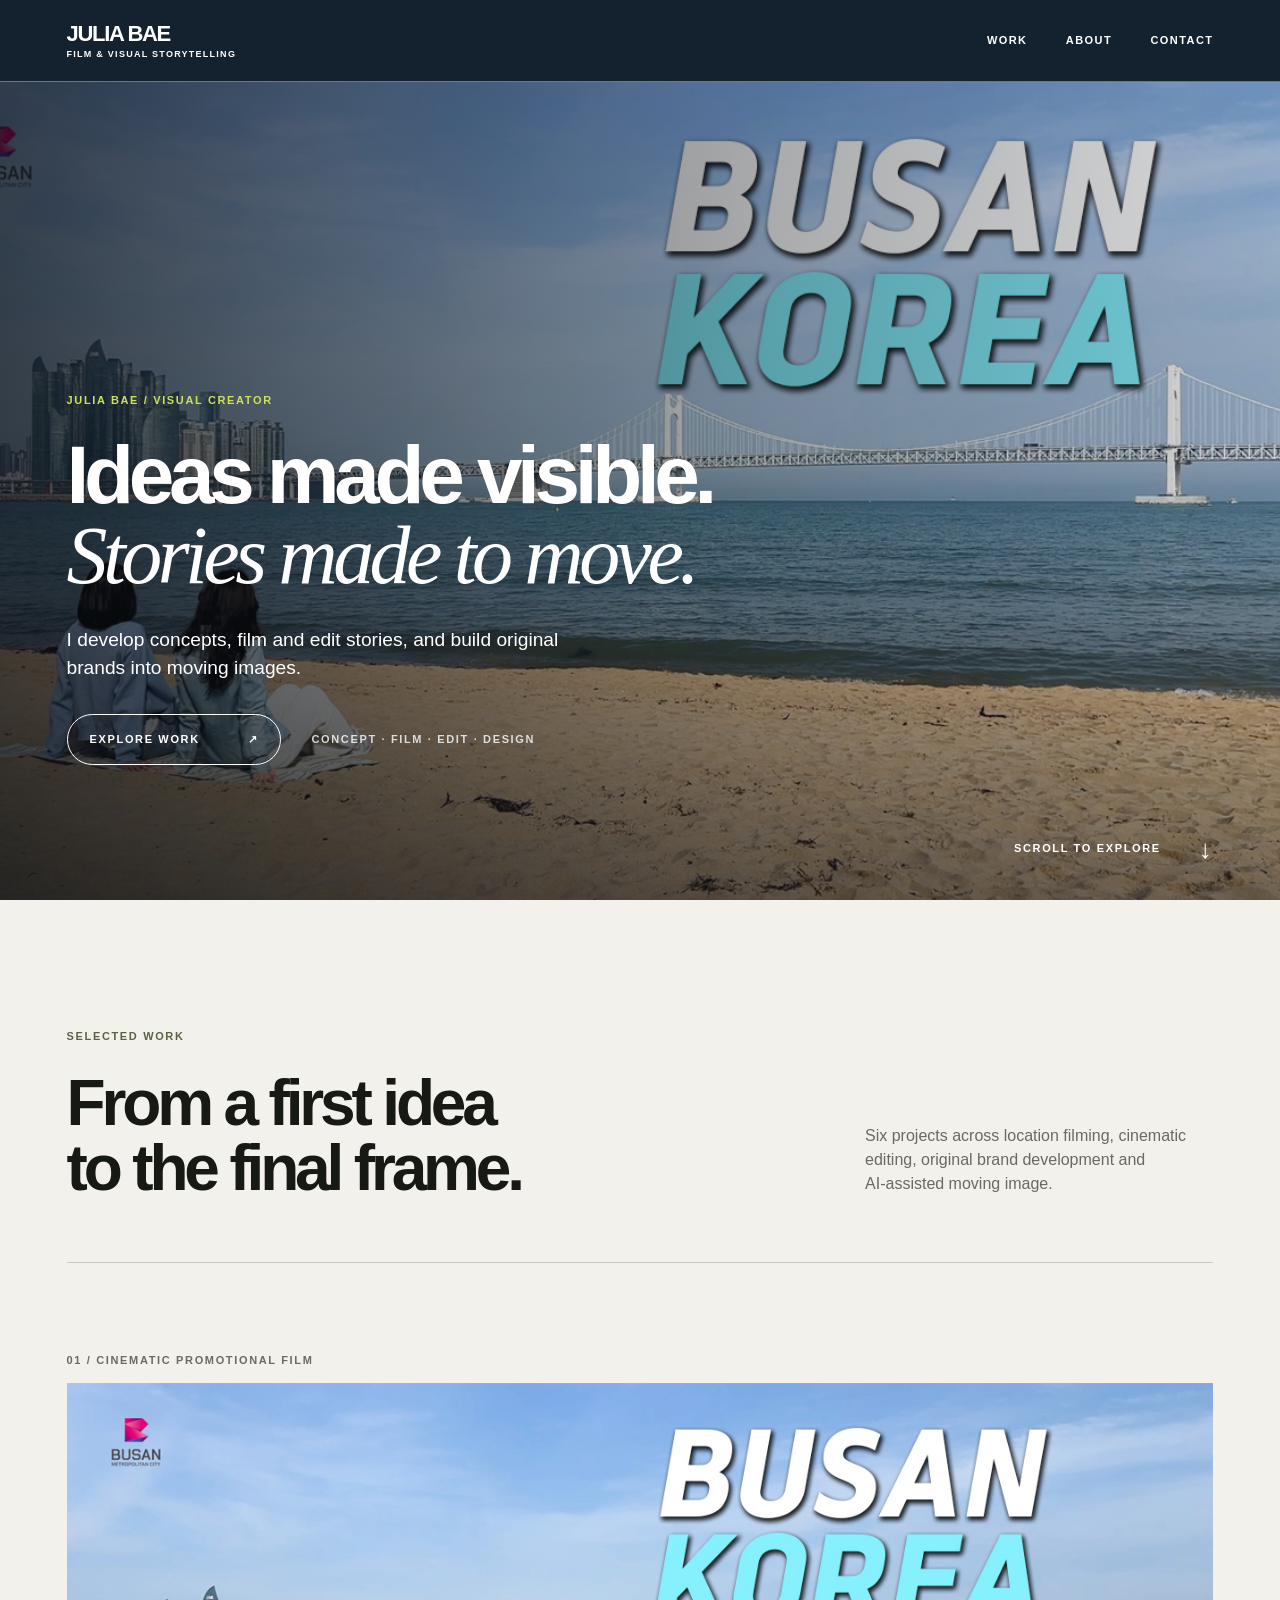
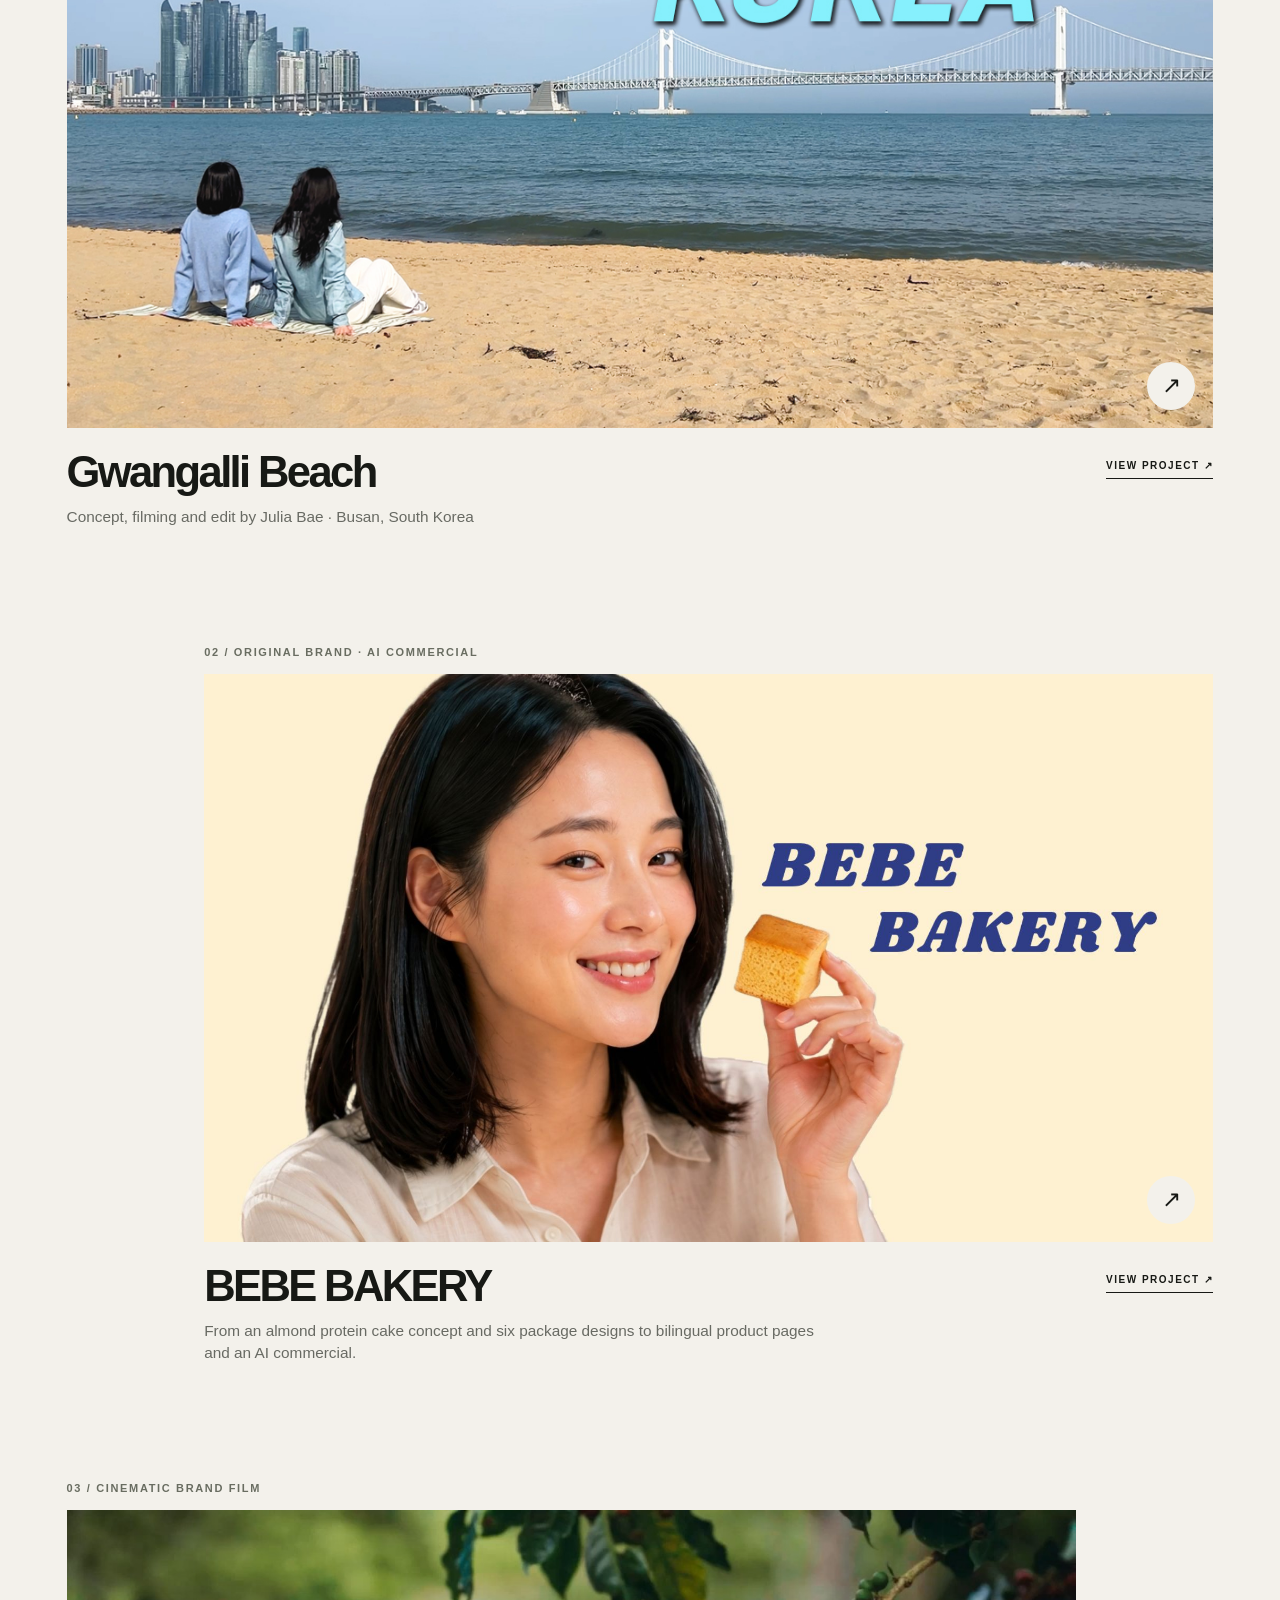
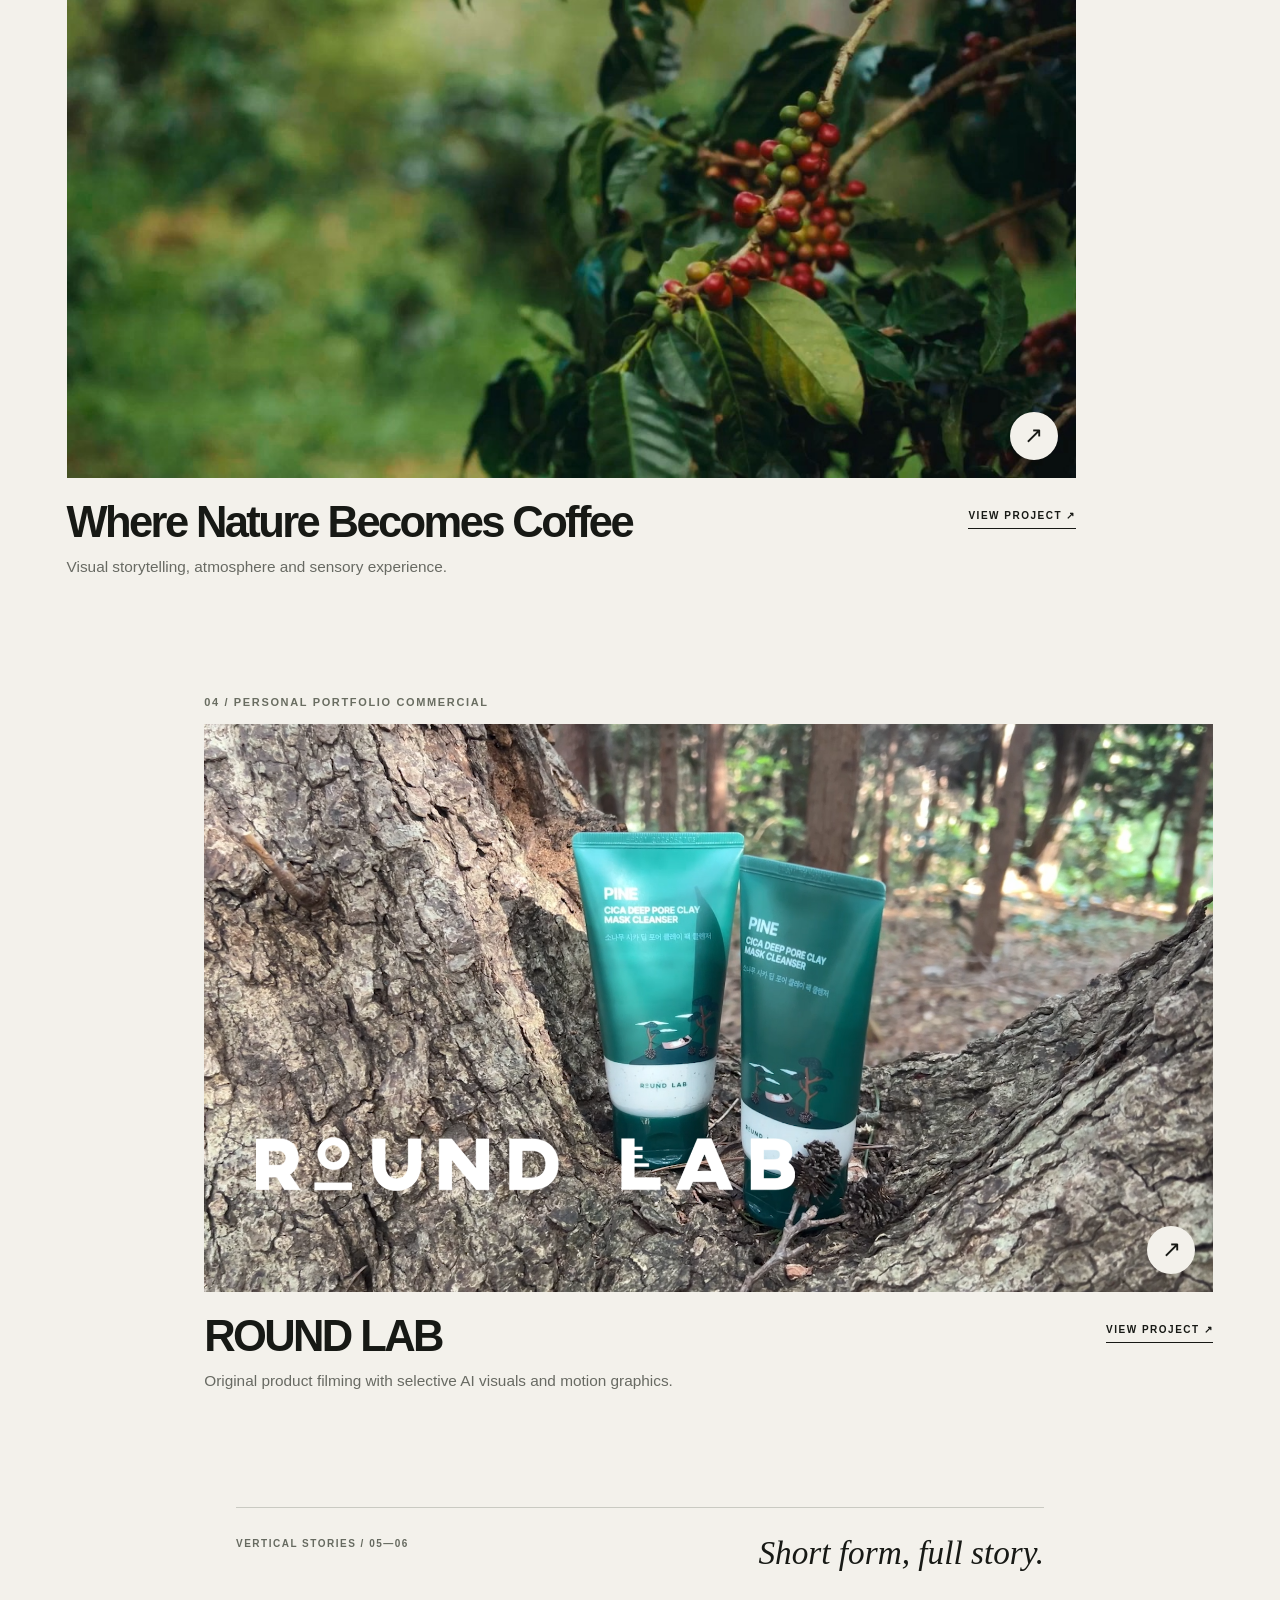
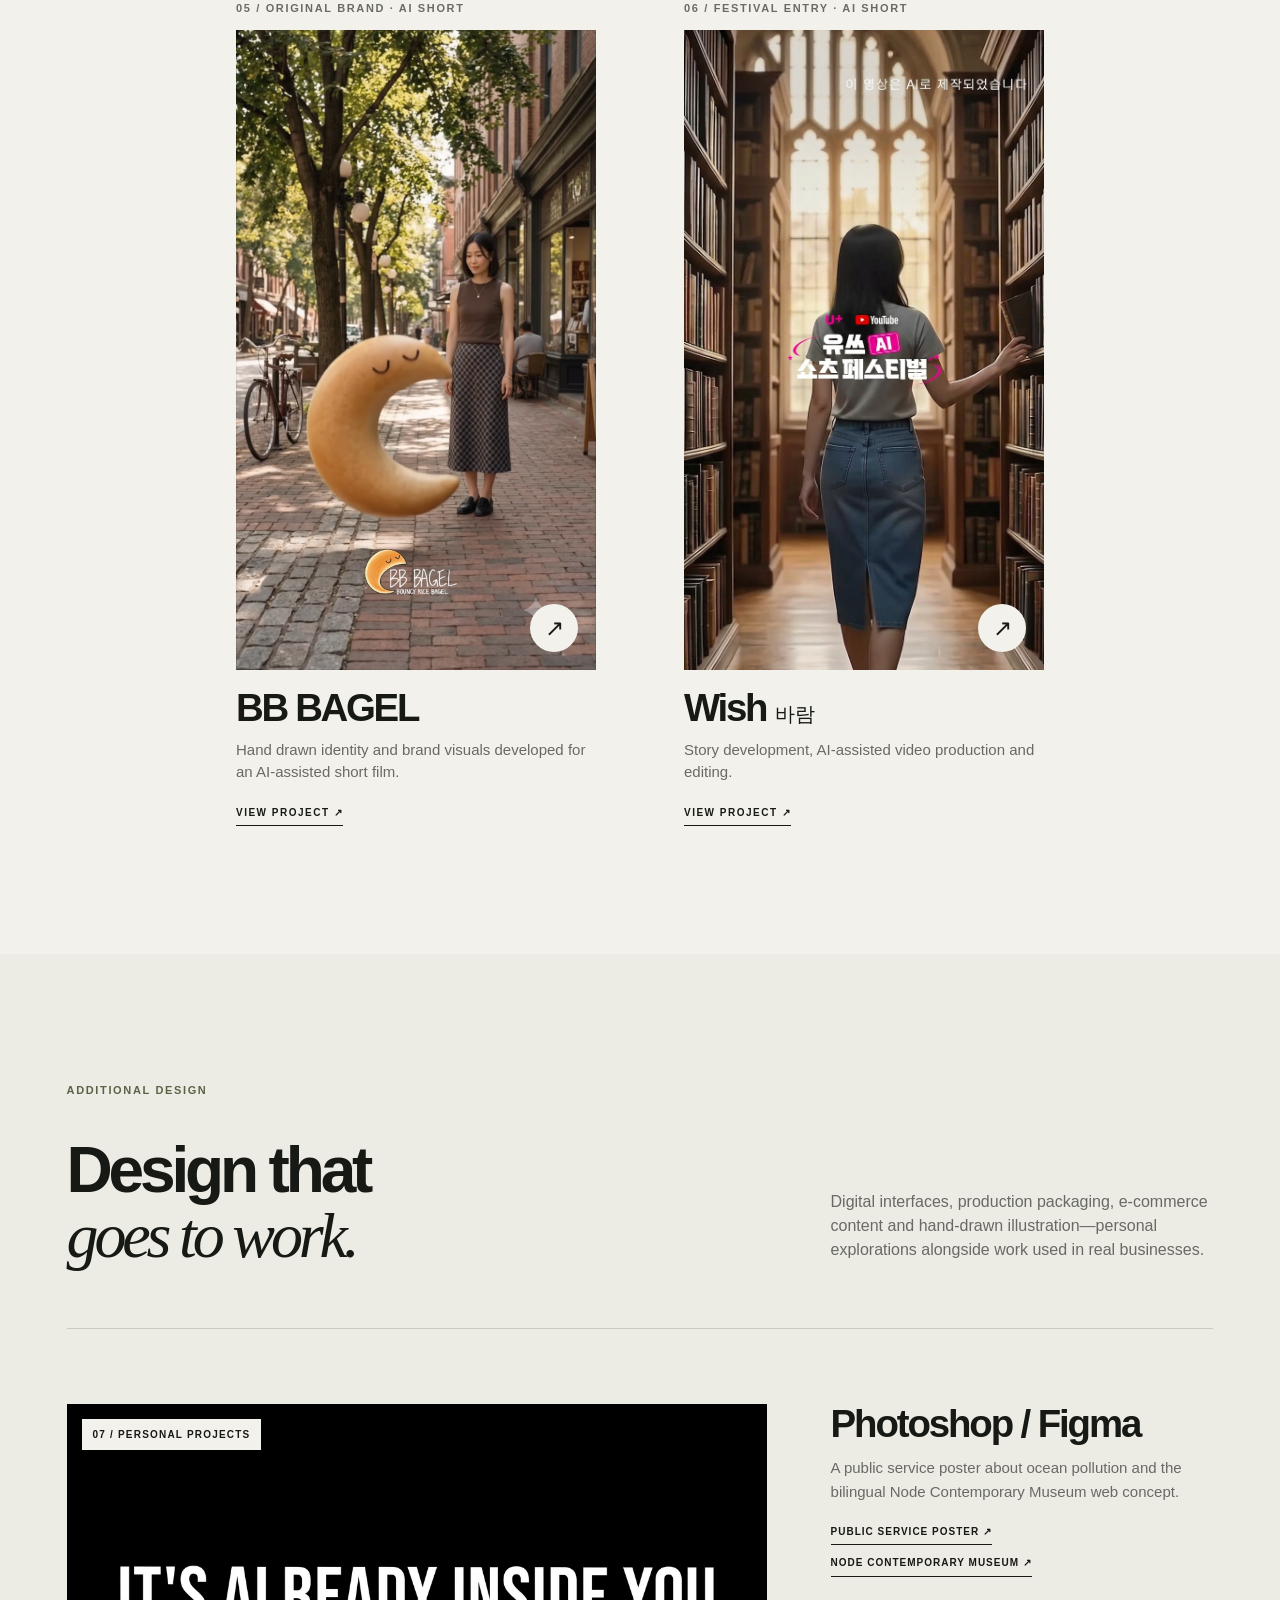
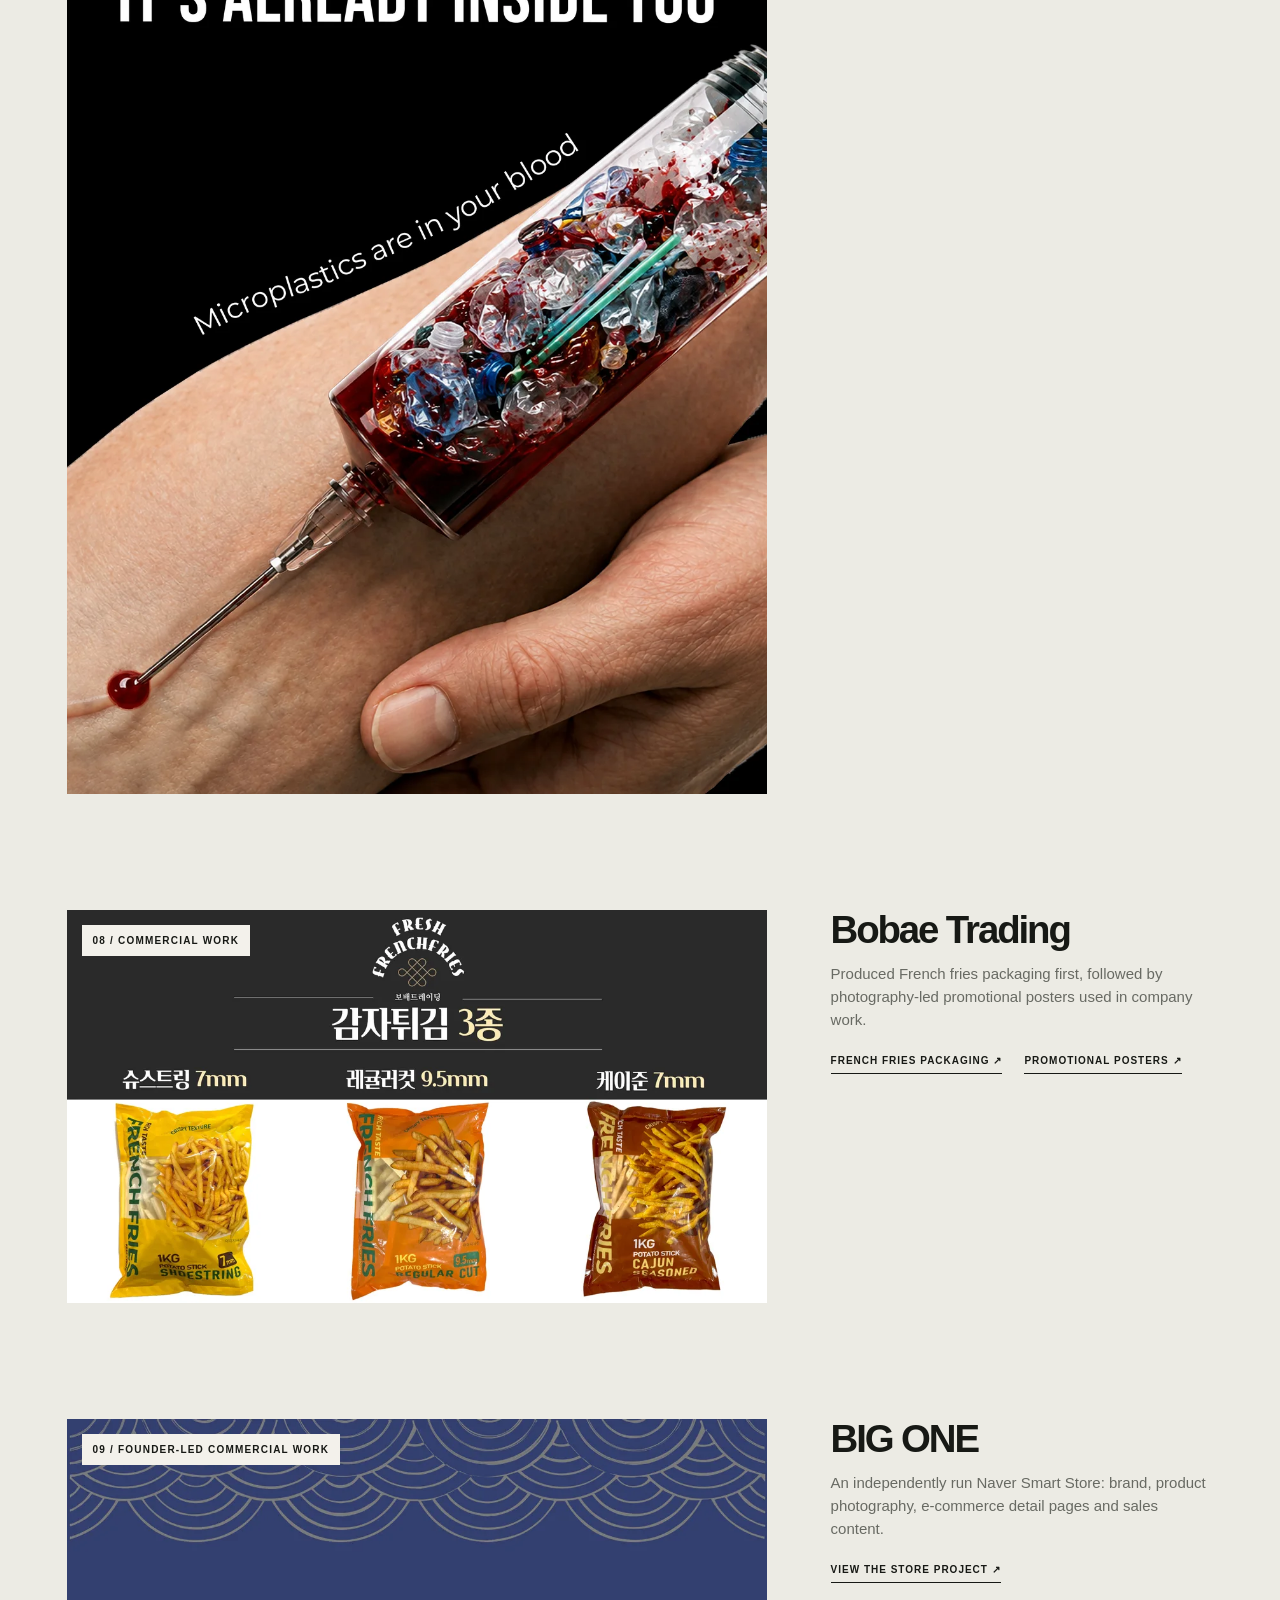
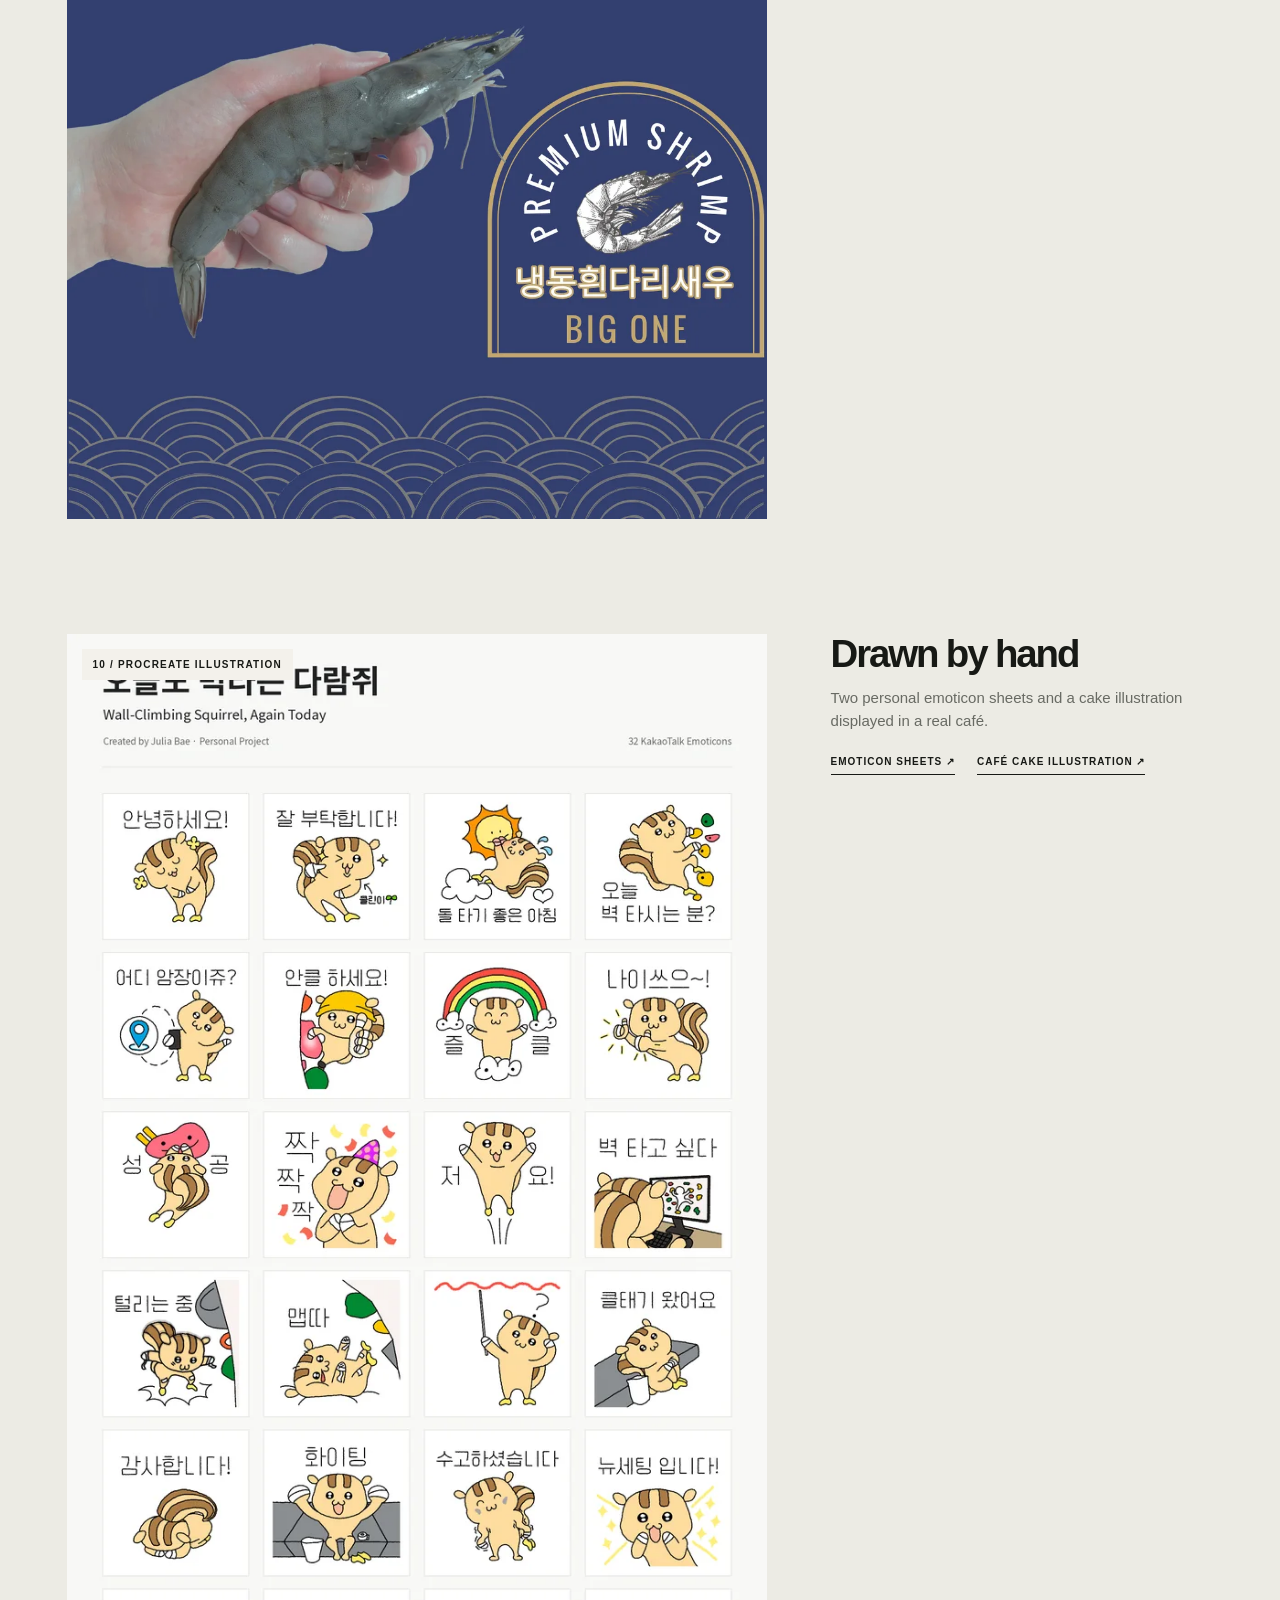
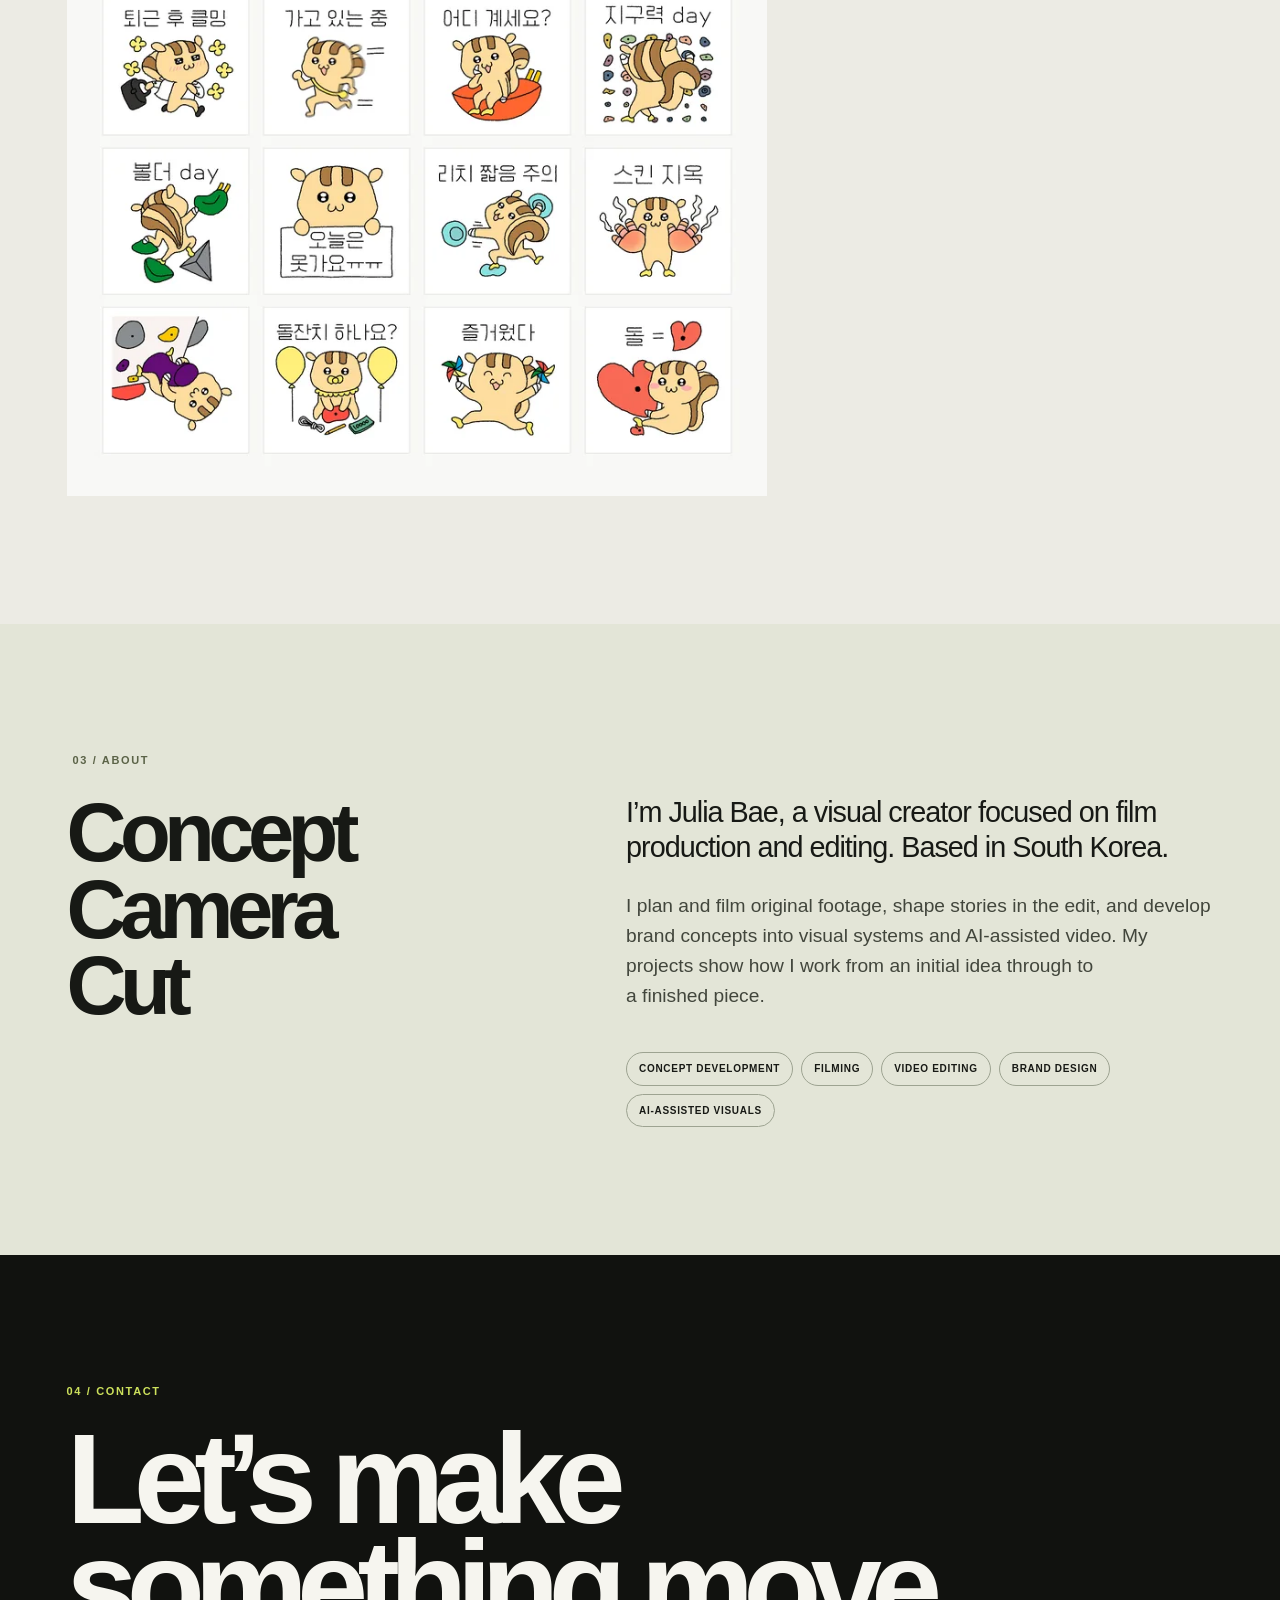
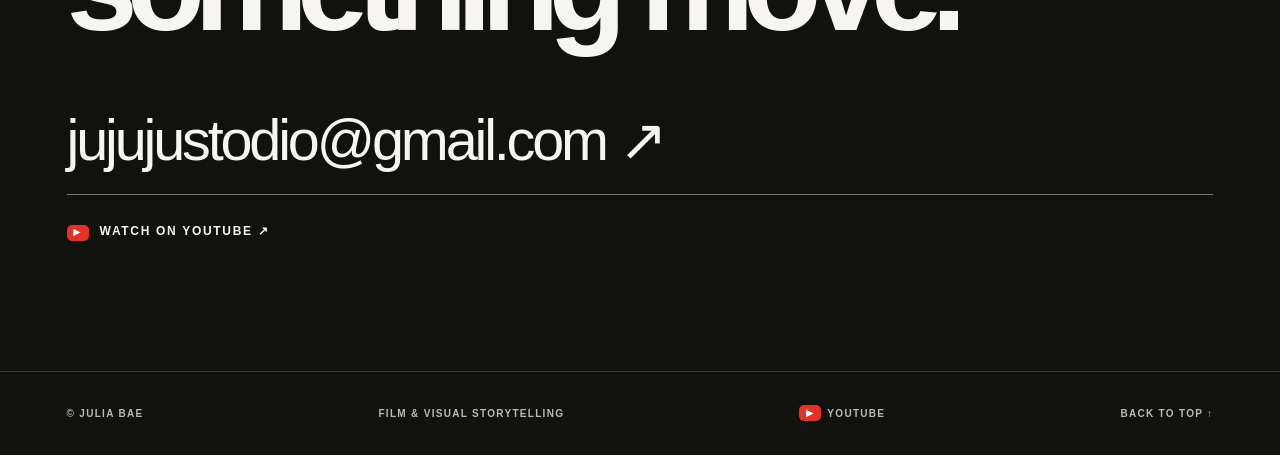
<file: index.html>
<!doctype html>
<html lang="en">
<head>
  <meta charset="utf-8">
  <meta name="viewport" content="width=device-width, initial-scale=1">
  <meta name="theme-color" content="#11120f">
  <meta name="description" content="Julia Bae is a visual creator working across concept development, filming, video editing, brand design and AI-assisted visual production.">
  <title>Julia Bae — Film & Visual Storytelling</title>
  <link rel="icon" href="assets/favicon.png" type="image/png">
  <link rel="stylesheet" href="styles.css?v=20261004d">
  <script src="site.js?v=20261004a" defer></script>
</head>
<body class="home-page">
  <a class="skip-link" href="#work">Skip to work</a>
  <header class="site-header" id="top">
    <a class="wordmark" href="index.html" aria-label="Julia Bae, home">JULIA BAE<span>Film &amp; visual storytelling</span></a>
    <button class="menu-toggle" type="button" aria-controls="site-nav" aria-expanded="false">MENU <span aria-hidden="true">+</span></button>
    <nav class="site-nav" id="site-nav" aria-label="Main navigation">
      <a href="#work">WORK</a><a href="#about">ABOUT</a><a href="#contact">CONTACT</a>
    </nav>
  </header>

  <main>
    <section class="hero" aria-labelledby="hero-title">
      <img class="hero-video" src="assets/gwangalli.jpg" alt="" aria-hidden="true">
      <video class="hero-video hero-motion" autoplay muted loop playsinline preload="auto" poster="assets/gwangalli.jpg" aria-hidden="true" tabindex="-1">
        <source src="assets/gwangalli-hero-10.5s-720p.mp4" type="video/mp4">
      </video>
      <div class="hero-shade"></div>
      <div class="hero-content">
        <p class="eyebrow light">JULIA BAE / VISUAL CREATOR</p>
        <h1 id="hero-title">Ideas made visible.<br><em>Stories made to move.</em></h1>
        <p class="hero-intro">I develop concepts, film and edit stories, and build original brands into moving images.</p>
        <div class="hero-actions"><a class="pill-button light" href="#work">EXPLORE WORK <span aria-hidden="true">↗</span></a><span class="hero-aside">CONCEPT · FILM · EDIT · DESIGN</span></div>
      </div>
      <a class="scroll-prompt" href="#work">SCROLL TO EXPLORE <span aria-hidden="true">↓</span></a>
    </section>

    <section class="selected-work section-pad" id="work" aria-labelledby="work-title">
      <div class="section-intro"><p class="eyebrow">SELECTED WORK</p><h2 id="work-title">From a first idea<br>to the final frame.</h2><p>Six projects across location filming, cinematic editing, original brand development and <span class="keep-together">AI-assisted</span> moving image.</p></div>

      <div class="work-list">
        <article class="work-item film-project film-wide" id="work-01">
          <p class="film-meta">01 / CINEMATIC PROMOTIONAL FILM</p>
          <a class="work-media landscape has-hover-video" href="project.html?id=gwangalli" aria-label="Explore Gwangalli Beach"><img src="assets/gwangalli.jpg" alt="Gwangalli Beach film thumbnail" loading="lazy" decoding="async"><iframe class="work-hover-video" data-hover-youtube="MDRBGM2c8nE" title="Muted Gwangalli Beach preview" allow="autoplay; encrypted-media; picture-in-picture" tabindex="-1" aria-hidden="true"></iframe><span class="media-arrow" aria-hidden="true">↗</span></a>
          <div class="film-info"><div class="film-info-copy"><h3>Gwangalli Beach</h3><p>Concept, filming and edit by Julia Bae · Busan, South Korea</p></div><a class="text-link" href="project.html?id=gwangalli">VIEW PROJECT <span aria-hidden="true">↗</span></a></div>
        </article>

        <article class="work-item film-project film-offset-right" id="work-02">
          <p class="film-meta">02 / ORIGINAL BRAND · AI COMMERCIAL</p>
          <a class="work-media landscape has-hover-video" href="project.html?id=bebe-bakery" aria-label="Explore BEBE BAKERY"><img src="assets/bebe.jpg" alt="BEBE BAKERY almond protein cake commercial thumbnail" loading="lazy" decoding="async"><iframe class="work-hover-video" data-hover-youtube="HcP7eMdzmfw" title="Muted BEBE BAKERY preview" allow="autoplay; encrypted-media; picture-in-picture" tabindex="-1" aria-hidden="true"></iframe><span class="media-arrow" aria-hidden="true">↗</span></a>
          <div class="film-info"><div class="film-info-copy"><h3>BEBE BAKERY</h3><p>From an almond protein cake concept and six package designs to bilingual product pages and an AI commercial.</p></div><a class="text-link" href="project.html?id=bebe-bakery">VIEW PROJECT <span aria-hidden="true">↗</span></a></div>
        </article>

        <article class="work-item film-project film-offset-left" id="work-03">
          <p class="film-meta">03 / CINEMATIC BRAND FILM</p>
          <a class="work-media landscape forest-media has-hover-video" href="project.html?id=forest-coffee" aria-label="Explore Where Nature Becomes Coffee"><img src="assets/forest.jpg" alt="Coffee cherries in the Where Nature Becomes Coffee film" loading="lazy" decoding="async"><iframe class="work-hover-video" data-hover-youtube="tjpV0x8p31o" title="Muted Where Nature Becomes Coffee preview" allow="autoplay; encrypted-media; picture-in-picture" tabindex="-1" aria-hidden="true"></iframe><span class="media-arrow" aria-hidden="true">↗</span></a>
          <div class="film-info"><div class="film-info-copy"><h3>Where Nature Becomes Coffee</h3><p>Visual storytelling, atmosphere and sensory experience.</p></div><a class="text-link" href="project.html?id=forest-coffee">VIEW PROJECT <span aria-hidden="true">↗</span></a></div>
        </article>

        <article class="work-item film-project film-offset-right" id="work-04">
          <p class="film-meta">04 / PERSONAL PORTFOLIO COMMERCIAL</p>
          <a class="work-media landscape has-hover-video" href="project.html?id=round-lab" aria-label="Explore ROUND LAB"><img src="assets/round-lab.png" alt="ROUND LAB skincare product film thumbnail" loading="lazy" decoding="async"><iframe class="work-hover-video" data-hover-youtube="r_XAeO5DwEg" title="Muted ROUND LAB preview" allow="autoplay; encrypted-media; picture-in-picture" tabindex="-1" aria-hidden="true"></iframe><span class="media-arrow" aria-hidden="true">↗</span></a>
          <div class="film-info"><div class="film-info-copy"><h3>ROUND LAB</h3><p>Original product filming with selective AI visuals and motion graphics.</p></div><a class="text-link" href="project.html?id=round-lab">VIEW PROJECT <span aria-hidden="true">↗</span></a></div>
        </article>

        <div class="shorts-intro"><span class="eyebrow">VERTICAL STORIES / 05—06</span><p>Short form, full story.</p></div>
        <div class="shorts-grid">
          <article class="work-item film-project short-item" id="work-05"><p class="film-meta">05 / ORIGINAL BRAND · AI SHORT</p><a class="work-media portrait bb-poster has-hover-video" href="project.html?id=bb-bagel" aria-label="Explore BB BAGEL"><img src="assets/bb-bagel-crescent.jpg" alt="BB BAGEL AI short film thumbnail showing a crescent-shaped bagel" loading="lazy" decoding="async"><iframe class="work-hover-video" data-hover-youtube="BdpYAQRbu0A" title="Muted BB BAGEL preview" allow="autoplay; encrypted-media; picture-in-picture" tabindex="-1" aria-hidden="true"></iframe><span class="media-arrow" aria-hidden="true">↗</span></a><div class="film-info"><div class="film-info-copy"><h3>BB BAGEL</h3><p>Hand drawn identity and brand visuals developed for an AI-assisted short film.</p></div><a class="text-link" href="project.html?id=bb-bagel">VIEW PROJECT <span aria-hidden="true">↗</span></a></div></article>
          <article class="work-item film-project short-item" id="work-06"><p class="film-meta">06 / FESTIVAL ENTRY · AI SHORT</p><a class="work-media portrait has-hover-video" href="project.html?id=wish" aria-label="Explore Wish"><img src="assets/wish.png" alt="Wish, Youth AI Shorts Festival entry thumbnail" loading="lazy" decoding="async"><iframe class="work-hover-video" data-hover-youtube="m16UybQu5jQ" title="Muted Wish preview" allow="autoplay; encrypted-media; picture-in-picture" tabindex="-1" aria-hidden="true"></iframe><span class="media-arrow" aria-hidden="true">↗</span></a><div class="film-info"><div class="film-info-copy"><h3>Wish <small>바람</small></h3><p>Story development, AI-assisted video production and editing.</p></div><a class="text-link" href="project.html?id=wish">VIEW PROJECT <span aria-hidden="true">↗</span></a></div></article>
        </div>
      </div>
    </section>

    <section class="design-work section-pad" id="design" aria-labelledby="design-title">
      <div class="design-intro"><p class="eyebrow">ADDITIONAL DESIGN</p><h2 id="design-title">Design that<br><em>goes to work.</em></h2><p>Digital interfaces, production packaging, e-commerce content and hand-drawn illustration—personal explorations alongside work used in real businesses.</p></div>
      <div class="design-projects">
        <article class="design-project"><a class="design-cover" href="project.html?id=microplastics-psa"><img src="assets/previews/design/07-microplastics-psa.webp" width="1100" height="1556" alt="Microplastics public service poster" loading="lazy"><span>07 / PERSONAL PROJECTS</span></a><div class="design-copy"><h3>Photoshop / Figma</h3><p>A public service poster about ocean pollution and the bilingual Node Contemporary Museum web concept.</p><div class="design-links"><a href="project.html?id=microplastics-psa">PUBLIC SERVICE POSTER ↗</a><a href="project.html?id=node-museum">NODE CONTEMPORARY MUSEUM ↗</a></div></div></article>
        <article class="design-project"><a class="design-cover" href="project.html?id=bobae-packaging"><img src="assets/previews/design/08-bobae-01.webp" width="1100" height="619" alt="Three produced Bobae Trading French fries package designs" loading="lazy"><span>08 / COMMERCIAL WORK</span></a><div class="design-copy"><h3>Bobae Trading</h3><p>Produced French fries packaging first, followed by photography-led promotional posters used in company work.</p><div class="design-links"><a href="project.html?id=bobae-packaging">FRENCH FRIES PACKAGING ↗</a><a href="project.html?id=bobae-posters">PROMOTIONAL POSTERS ↗</a></div></div></article>
        <article class="design-project"><a class="design-cover" href="project.html?id=bigone"><img src="assets/previews/bigone/instagram/01.webp" width="1100" height="1100" alt="BIG ONE seafood store promotional design" loading="lazy"><span>09 / FOUNDER-LED COMMERCIAL WORK</span></a><div class="design-copy"><h3>BIG ONE</h3><p>An independently run Naver Smart Store: brand, product photography, e-commerce detail pages and sales content.</p><div class="design-links"><a href="project.html?id=bigone">VIEW THE STORE PROJECT ↗</a></div></div></article>
        <article class="design-project"><a class="design-cover" href="project.html?id=emoticons"><img src="assets/previews/design/10-squirrel.webp" width="766" height="1600" alt="Hand drawn Korean emoticon character sheet" loading="lazy"><span>10 / PROCREATE ILLUSTRATION</span></a><div class="design-copy"><h3>Drawn by hand</h3><p>Two personal emoticon sheets and a cake illustration displayed in a real café.</p><div class="design-links"><a href="project.html?id=emoticons">EMOTICON SHEETS ↗</a><a href="project.html?id=cake-illustration">CAFÉ CAKE ILLUSTRATION ↗</a></div></div></article>
      </div>
    </section>
    <section class="about-section section-pad" id="about" aria-labelledby="about-title"><p class="eyebrow">03 / ABOUT</p><div class="about-grid"><h2 id="about-title">Concept<br>Camera<br>Cut</h2><div><p class="about-lead">I’m Julia Bae, a visual creator focused on film production and editing. Based in South Korea.</p><p>I plan and film original footage, shape stories in the edit, and develop brand concepts into visual systems and AI-assisted video. My projects show how I work from an initial idea through to <span class="keep-together">a finished piece.</span></p><div class="about-tags"><span>CONCEPT DEVELOPMENT</span><span>FILMING</span><span>VIDEO EDITING</span><span>BRAND DESIGN</span><span>AI-ASSISTED VISUALS</span></div></div></div></section>
    <section class="contact-section section-pad" id="contact" aria-labelledby="contact-title"><p class="eyebrow light">04 / CONTACT</p><h2 id="contact-title">Let’s make<br>something move.</h2><a class="contact-email" href="mailto:jujujustodio@gmail.com">jujujustodio@gmail.com <span aria-hidden="true">↗</span></a><a class="contact-youtube" href="https://www.youtube.com/@juliaconverts" target="_blank" rel="noopener noreferrer"><span class="youtube-icon" aria-hidden="true">▶</span> WATCH ON YOUTUBE <span aria-hidden="true">↗</span></a></section>
  </main>
  <footer class="site-footer"><span>© JULIA BAE</span><span>FILM &amp; VISUAL STORYTELLING</span><a class="footer-youtube" href="https://www.youtube.com/@juliaconverts" target="_blank" rel="noopener noreferrer" aria-label="Julia Bae on YouTube, opens in a new tab"><span class="youtube-icon" aria-hidden="true">▶</span> YOUTUBE</a><a href="#top">BACK TO TOP ↑</a></footer>
</body>
</html>
</file>
<file: styles.css>
:root{--paper:#f3f1eb;--paper-dark:#e8e6df;--ink:#171915;--muted:#686a63;--line:#c9cac2;--accent:#cde15c;--dark:#11120f;--gutter:clamp(22px,5.2vw,96px)}
*,*::before,*::after{box-sizing:border-box}html{scroll-behavior:smooth}body{margin:0;background:var(--paper);color:var(--ink);font-family:Arial,Helvetica,sans-serif;line-height:1.55;-webkit-font-smoothing:antialiased}img,video{display:block;max-width:100%}a{color:inherit;text-decoration:none}button{font:inherit}a:focus-visible,button:focus-visible,video:focus-visible{outline:3px solid #a2bd27;outline-offset:4px}.skip-link{position:fixed;top:-100px;left:10px;z-index:100;background:var(--accent);padding:12px}.skip-link:focus{top:10px}
.site-header{height:82px;padding:0 var(--gutter);display:flex;align-items:center;justify-content:space-between;gap:24px;border-bottom:1px solid rgba(23,25,21,.16);background:rgba(243,241,235,.95);backdrop-filter:blur(16px);position:relative;z-index:30}.home-page .site-header{position:absolute;inset:0 0 auto;background:transparent;color:#fff;border-color:#ffffff60}.wordmark{font-weight:800;letter-spacing:-.06em;font-size:22px;line-height:1}.wordmark span{display:block;margin-top:5px;font-size:9px;font-weight:600;letter-spacing:.14em;text-transform:uppercase}.site-nav{display:flex;gap:clamp(22px,3vw,56px);align-items:center}.site-nav a,.menu-toggle{font-size:11px;font-weight:800;letter-spacing:.13em}.site-nav a:hover,.site-footer a:hover{opacity:.5}.menu-toggle{display:none;color:inherit;background:none;border:0;padding:10px 0;cursor:pointer}
.eyebrow,.work-index,.text-link,.pill-button,.scroll-prompt,.hero-aside,.portrait-mark,.project-counter,.project-type,.meta-label,.media-label,.footer-note{font-size:11px;font-weight:800;letter-spacing:.15em;text-transform:uppercase}.eyebrow{margin:0 0 26px;color:#5b6347}.eyebrow.light{color:var(--accent)}.section-pad{padding:clamp(85px,10vw,160px) var(--gutter)}
.hero{height:min(900px,100svh);min-height:650px;position:relative;isolation:isolate;overflow:hidden;background:#242e38;color:#fff}.hero-video{position:absolute;inset:0;width:100%;height:100%;object-fit:cover;z-index:-3}.hero-shade{position:absolute;inset:0;background:linear-gradient(90deg,rgba(5,9,14,.72) 0%,rgba(4,8,12,.34) 60%,rgba(4,8,12,.15) 100%),linear-gradient(0deg,rgba(5,9,14,.45),transparent 35%);z-index:-2}.hero-content{position:absolute;left:var(--gutter);right:var(--gutter);bottom:clamp(115px,15vh,160px);max-width:1120px}.hero h1{font-size:clamp(62px,9.2vw,158px);font-weight:700;line-height:.91;letter-spacing:-.085em;margin:0}.hero h1 em{font-family:Georgia,serif;font-weight:400;letter-spacing:-.07em}.hero-intro{font-size:clamp(16px,1.5vw,21px);max-width:535px;line-height:1.45;margin:30px 0 32px}.hero-actions{display:flex;align-items:center;gap:30px}.pill-button{display:inline-flex;align-items:center;gap:48px;border-radius:99px;border:1px solid var(--ink);padding:16px 22px;transition:background .2s,color .2s}.pill-button.light{border-color:#fff;color:#fff}.pill-button:hover{background:var(--accent);border-color:var(--accent);color:var(--ink)}.hero-aside{opacity:.8}.scroll-prompt{position:absolute;bottom:38px;right:var(--gutter);display:flex;gap:38px;align-items:center}.scroll-prompt span{font-size:26px;line-height:1;font-weight:400}
.section-intro{display:grid;grid-template-columns:1fr minmax(260px,360px);column-gap:8vw;align-items:end;padding-bottom:70px;border-bottom:1px solid var(--line)}.section-intro .eyebrow{grid-column:1/-1}.section-intro h2{font-size:clamp(54px,7.6vw,118px);line-height:.94;letter-spacing:-.075em;font-weight:700;margin:0}.section-intro>p:last-child{color:var(--muted);font-size:clamp(16px,1.3vw,19px);margin:0 0 7px}.work-list{padding-top:clamp(60px,7vw,115px)}.work-item{min-width:0}.work-media{display:block;position:relative;background:#222825;overflow:hidden}.work-media.landscape{aspect-ratio:16/9}.work-media.portrait{aspect-ratio:9/16;max-width:440px;margin-inline:auto}.work-media img,.work-media video{width:100%;height:100%;object-fit:contain;background:#222825;transition:transform .6s cubic-bezier(.2,.7,.2,1)}.work-media:hover img,.work-media:hover video{transform:scale(1.025)}.work-media .media-arrow{position:absolute;right:18px;bottom:18px;width:48px;height:48px;border-radius:50%;display:grid;place-items:center;background:var(--paper);color:var(--ink);font-size:23px;line-height:1;transition:transform .2s}.work-media:hover .media-arrow{transform:rotate(45deg)}.work-caption{display:grid;grid-template-columns:minmax(145px,245px) minmax(0,1fr) auto;gap:24px;align-items:start;padding:25px 0 100px}.work-index{color:#76786d;white-space:nowrap;padding-top:9px}.work-caption h3,.work-copy h3{font-size:clamp(31px,3.4vw,54px);line-height:1.02;letter-spacing:-.06em;margin:0}.work-caption h3 small{font-size:.48em;font-weight:500;letter-spacing:0}.work-caption p,.work-copy p{max-width:420px;color:var(--muted);margin:11px 0 0}.text-link{white-space:nowrap;border-bottom:1px solid var(--ink);padding:8px 0 5px;align-self:start;transition:opacity .2s}.text-link:hover{opacity:.5}.work-split{display:grid;grid-template-columns:minmax(300px,.75fr) minmax(0,1.25fr);gap:5vw;align-items:center;background:var(--paper-dark);padding:clamp(30px,5vw,85px);margin:0 calc(-1 * var(--gutter)) 125px}.work-split .work-copy{padding-left:calc(var(--gutter) - clamp(30px,5vw,85px));max-width:560px}.work-copy h3{font-size:clamp(60px,7.5vw,130px);margin:35px 0 25px}.work-copy p{font-size:clamp(17px,1.5vw,21px);line-height:1.4;margin:0 0 38px}.work-standard{max-width:84%;margin-bottom:80px}.work-standard:nth-of-type(4){margin-left:auto}.forest-media{background:#273326}.forest-media video{object-fit:cover}.shorts-intro{border-top:1px solid var(--line);padding:55px 0 25px;display:flex;justify-content:space-between;gap:15px}.shorts-intro .eyebrow{margin:0}.shorts-intro p{font-family:Georgia,serif;font-style:italic;font-size:clamp(24px,3vw,42px);line-height:1;margin:0}.shorts-grid{display:grid;grid-template-columns:repeat(2,minmax(0,1fr));gap:clamp(25px,6vw,110px);align-items:start}.short-item:nth-child(2){padding-top:150px}.short-item .work-caption{grid-template-columns:1fr auto;gap:12px;padding:20px 0}.short-item .work-index{grid-column:1/-1}.short-item .work-caption h3{font-size:clamp(30px,3vw,46px)}.short-item .work-caption p{font-size:14px}.portrait-mark{position:absolute;left:16px;top:16px;background:var(--paper);padding:8px 11px}.bb-poster img{object-fit:contain;background:#c8b8a2}
.about-section{background:#e3e5d7}.about-grid{display:grid;grid-template-columns:1fr 1fr;gap:8vw}.about-grid h2{font-size:clamp(70px,9vw,154px);line-height:.85;letter-spacing:-.08em;margin:0}.about-grid>div{padding-top:9px;max-width:590px}.about-grid p{font-size:clamp(17px,1.5vw,21px);color:#42463c;margin:0 0 25px}.about-grid .about-lead{font-size:clamp(25px,2.8vw,43px);line-height:1.15;letter-spacing:-.04em;color:var(--ink)}.about-tags{display:flex;flex-wrap:wrap;gap:8px;margin-top:42px}.about-tags span{border:1px solid #9da391;border-radius:50px;padding:8px 12px;font-size:10px;letter-spacing:.07em;font-weight:700}.contact-section{background:var(--dark);color:#f6f5ef;min-height:600px}.contact-section h2{font-size:clamp(70px,10vw,170px);line-height:.83;letter-spacing:-.085em;margin:0 0 70px}.contact-email{display:block;font-size:clamp(24px,4.5vw,70px);line-height:1.1;letter-spacing:-.055em;border-bottom:1px solid #75786c;padding-bottom:22px;max-width:1000px;overflow-wrap:anywhere}.contact-email:hover{color:var(--accent)}.contact-youtube{display:inline-block;margin-top:27px;font-size:12px;font-weight:800;letter-spacing:.14em}.site-footer{min-height:84px;background:var(--dark);color:#b9bcb1;border-top:1px solid #393b35;padding:25px var(--gutter);display:flex;justify-content:space-between;align-items:center;gap:20px;font-size:10px;font-weight:700;letter-spacing:.13em}.project-page .site-footer{background:var(--paper);color:var(--muted);border-top:1px solid var(--line)}
.project-shell{padding:0 var(--gutter) 120px}.project-heading{padding:clamp(70px,8vw,135px) 0 clamp(35px,5vw,80px)}.project-heading-top{display:flex;justify-content:space-between;gap:20px;margin-bottom:30px}.project-counter,.project-type{color:var(--muted)}.project-heading h1{font-size:clamp(62px,9.2vw,150px);letter-spacing:-.085em;line-height:.91;margin:0;max-width:1200px}.project-heading h1 .title-secondary{display:block;font-size:.31em;line-height:1.2;letter-spacing:-.04em;margin-top:15px;font-weight:500}.project-summary{font-size:clamp(18px,1.9vw,26px);max-width:770px;color:#51534d;line-height:1.34;margin:32px 0 0}.project-video-area{background:#151716;display:flex;justify-content:center;align-items:center;min-height:150px}.project-video{display:block;width:100%;height:auto;max-height:78vh;object-fit:contain;background:#151716}.project-video.vertical{width:min(100%,440px);max-height:min(78vh,780px);aspect-ratio:9/16}.project-video:not(.vertical){aspect-ratio:16/9}.video-hint{font-size:12px;color:var(--muted);margin:10px 0 0}.project-grid{display:grid;grid-template-columns:minmax(0,1fr) minmax(270px,350px);gap:clamp(40px,7vw,125px);padding:80px 0 95px;border-bottom:1px solid var(--line)}.project-intro-text h2{font-size:clamp(32px,3.8vw,58px);line-height:1.06;letter-spacing:-.06em;max-width:710px;margin:0 0 20px}.project-intro-text p{font-size:clamp(16px,1.35vw,20px);line-height:1.55;max-width:700px;color:#555950}.project-credit{margin-top:38px;font-size:13px!important;font-weight:700;color:var(--ink)!important}.project-meta{margin:0;border-top:1px solid var(--line)}.project-meta>div{padding:17px 0;border-bottom:1px solid var(--line)}.project-meta dt{font-size:10px;letter-spacing:.14em;color:#7b7e73;font-weight:800;margin-bottom:8px}.project-meta dd{margin:0;font-size:14px;line-height:1.55}.project-meta dd ul{margin:0;padding:0;list-style:none}.project-meta dd li+li{margin-top:6px}.project-section{padding:90px 0 0}.project-section-header{display:flex;justify-content:space-between;align-items:start;gap:25px;border-top:1px solid var(--line);padding:28px 0 32px}.project-section-header h2{font-size:clamp(30px,4vw,58px);line-height:1;letter-spacing:-.06em;margin:0}.project-section-header p{max-width:380px;color:var(--muted);margin:0;font-size:14px}.asset-grid{display:grid;grid-template-columns:repeat(2,minmax(0,1fr));gap:22px}.asset-card{margin:0;min-width:0}.asset-card.full{grid-column:1/-1}.asset-card img{width:100%;height:auto;display:block}.asset-card .image-button{width:100%;display:block;border:0;padding:0;background:#d8d8d2;cursor:zoom-in}.asset-card figcaption{display:flex;justify-content:space-between;gap:12px;padding:12px 0 5px;color:#6a6d64;font-size:12px;line-height:1.4}.asset-card figcaption strong{color:var(--ink);font-size:12px}.asset-card figcaption span{text-align:right}.page-edition{padding:70px 0 0}.page-edition h3{font-size:25px;letter-spacing:-.045em;margin:0 0 5px}.page-edition>p{margin:0 0 28px;color:var(--muted);font-size:13px}.detail-stack{max-width:860px;margin:auto}.detail-stack .asset-card+.asset-card{margin-top:16px}.detail-stack .asset-card img{width:100%;height:auto}.bb-concept-first{padding-top:40px}.bb-concept-first .project-section-header{border-top:0}.bb-concept-first .asset-grid{grid-template-columns:1fr}.bb-concept-first .asset-card{max-width:100%}.bb-content-video{margin-top:55px}.project-nav{display:grid;grid-template-columns:1fr auto 1fr;align-items:center;gap:24px;margin-top:110px;border-top:1px solid var(--line);padding-top:28px;font-size:11px;font-weight:800;letter-spacing:.11em}.project-nav a:last-child{text-align:right}.project-nav a:hover{color:#72820d}.project-nav span{display:block;margin-top:6px;font-size:17px;letter-spacing:-.02em;line-height:1.1}.project-loading{padding:80px var(--gutter)}.lightbox{position:fixed;width:100vw;height:100dvh;max-width:none;max-height:none;inset:0;margin:0;padding:0;border:0;background:rgba(13,14,12,.97);color:#fff}.lightbox::backdrop{background:#080906e8}.lightbox-toolbar{height:65px;padding:0 20px;display:flex;align-items:center;justify-content:space-between;gap:15px;border-bottom:1px solid #4d5146;font-size:11px;font-weight:700;letter-spacing:.05em}.lightbox-toolbar>div{display:flex;align-items:center;gap:15px}.lightbox-toolbar button,.lightbox-toolbar a{color:#fff;background:transparent;border:0;font-size:11px;font-weight:800;letter-spacing:.08em;cursor:pointer;white-space:nowrap}.lightbox-toolbar button:hover,.lightbox-toolbar a:hover{color:var(--accent)}.lightbox-stage{height:calc(100dvh - 65px);overflow:auto;display:flex;align-items:flex-start;justify-content:center;padding:20px}.lightbox-stage img{width:auto;max-width:100%;max-height:calc(100dvh - 105px);object-fit:contain;cursor:zoom-in}.lightbox.zoomed .lightbox-stage{justify-content:flex-start}.lightbox.zoomed .lightbox-stage img{max-width:none;max-height:none;cursor:zoom-out}
@media(max-width:1000px){.work-caption{grid-template-columns:1fr auto;gap:12px}.work-index{grid-column:1/-1}.work-caption .text-link{grid-column:2;grid-row:2}.work-split{grid-template-columns:1fr;gap:35px}.work-split .work-copy{padding-left:0}.work-copy h3{margin:18px 0}.work-standard{max-width:100%}.about-grid{gap:5vw}.project-grid{grid-template-columns:minmax(0,1fr) 290px;gap:35px}}
@media(max-width:700px){.site-header{height:70px}.wordmark{font-size:19px}.wordmark span{font-size:8px}.menu-toggle{display:block}.site-nav{display:none;position:absolute;left:0;right:0;top:70px;padding:20px var(--gutter) 28px;background:var(--paper);color:var(--ink);border-bottom:1px solid var(--line);flex-direction:column;align-items:start;gap:20px}.home-page .site-nav{background:var(--dark);color:#fff}.site-header.nav-open .site-nav{display:flex}.hero{height:100svh;min-height:620px}.hero-video{object-fit:cover;object-position:center}.hero-shade{background:linear-gradient(0deg,rgba(5,8,10,.85),rgba(5,8,10,.12) 75%)}.hero-content{bottom:104px}.hero h1{font-size:clamp(57px,12vw,84px)}.hero-intro{font-size:16px;margin:23px 0}.hero-actions{gap:12px}.hero-aside{display:none}.scroll-prompt{bottom:24px}.section-intro{grid-template-columns:1fr;padding-bottom:38px}.section-intro h2{font-size:clamp(53px,11vw,78px)}.section-intro>p:last-child{margin-top:28px}.work-list{padding-top:50px}.work-media .media-arrow{width:38px;height:38px;font-size:19px;right:11px;bottom:11px}.work-caption{padding:17px 0 75px;grid-template-columns:1fr auto}.work-caption .text-link{font-size:9px}.work-index{font-size:9px;padding:0}.work-caption h3{font-size:34px}.work-caption p{font-size:13px}.work-split{margin:0 calc(-1 * var(--gutter)) 80px;padding:45px var(--gutter);gap:30px}.work-copy h3{font-size:clamp(62px,15vw,90px)}.work-copy p{font-size:16px}.work-standard{margin-bottom:0}.shorts-intro{padding-top:38px}.shorts-intro p{font-size:27px}.shorts-grid{grid-template-columns:1fr;gap:48px}.short-item:nth-child(2){padding-top:0}.short-item .work-media{max-width:min(79vw,370px)}.short-item .work-caption{padding-bottom:0}.about-grid{grid-template-columns:1fr;gap:45px}.about-grid h2{font-size:clamp(86px,18vw,130px)}.about-grid>div{padding:0}.contact-section{min-height:480px}.contact-section h2{font-size:clamp(74px,14vw,110px);margin-bottom:60px}.site-footer{flex-wrap:wrap;min-height:75px}.site-footer span:nth-child(2){display:none}.project-heading{padding:54px 0 35px}.project-heading h1{font-size:clamp(55px,12vw,90px)}.project-heading-top{margin-bottom:22px}.project-type{text-align:right}.project-summary{font-size:17px}.project-video{max-height:70vh}.project-video.vertical{max-width:min(78vw,380px);max-height:72vh}.project-grid{grid-template-columns:1fr;padding:55px 0 65px}.project-intro-text h2{font-size:36px}.project-section{padding-top:65px}.project-section-header{display:block}.project-section-header h2{font-size:37px}.project-section-header p{margin-top:12px}.asset-grid{grid-template-columns:1fr;gap:25px}.asset-card.full{grid-column:auto}.page-edition{padding-top:55px}.project-nav{grid-template-columns:1fr 1fr;gap:20px;margin-top:75px}.project-nav a:nth-child(2){grid-column:1/-1;grid-row:1}.project-nav a:first-child{grid-column:1;grid-row:2}.project-nav a:last-child{grid-column:2;grid-row:2}.project-nav span{font-size:14px}.lightbox-toolbar{height:auto;min-height:64px;padding:10px 14px;flex-wrap:wrap}.lightbox-toolbar>div{gap:9px}.lightbox-toolbar button,.lightbox-toolbar a{font-size:9px}.lightbox-stage{height:calc(100dvh - 78px)}.lightbox-stage img{max-height:calc(100dvh - 115px)}}
@media(prefers-reduced-motion:reduce){html{scroll-behavior:auto}*,*::before,*::after{transition-duration:.01ms!important;animation-duration:.01ms!important}}
@media(max-width:700px){.hero-video{object-position:12% center}}

/* Additional design projects and full-width, gapless e-commerce page imagery. */
.design-work{background:#ecebe4}.design-intro{display:grid;grid-template-columns:minmax(0,1.3fr) minmax(250px,.7fr);gap:3vw;align-items:end;border-bottom:1px solid var(--line);padding-bottom:55px}.design-intro .eyebrow{grid-column:1/-1;margin-bottom:0}.design-intro h2{font-size:clamp(58px,7vw,108px);line-height:.9;letter-spacing:-.075em;margin:0}.design-intro h2 em{font-family:Georgia,serif;font-weight:400}.design-intro>p:last-child{color:var(--muted);font-size:clamp(16px,1.3vw,19px);max-width:440px;margin:0 0 5px}.design-projects{display:grid;grid-template-columns:repeat(2,minmax(0,1fr));gap:clamp(45px,6vw,95px) clamp(25px,4vw,70px);padding-top:75px}.design-project{min-width:0}.design-cover{height:clamp(300px,28vw,475px);display:block;background:#d8d9d1;position:relative;overflow:hidden}.design-cover img{width:100%;height:100%;object-fit:contain}.design-cover > span{position:absolute;top:15px;left:15px;background:var(--paper);padding:9px 11px;font-size:10px;font-weight:800;letter-spacing:.12em}.design-copy{padding-top:23px}.design-copy h3{font-size:clamp(30px,3vw,48px);line-height:1.05;letter-spacing:-.055em;margin:0}.design-copy p{color:var(--muted);max-width:530px;font-size:15px;margin:12px 0 21px}.design-links{display:flex;flex-wrap:wrap;gap:10px 22px}.design-links a{font-size:10px;font-weight:800;letter-spacing:.1em;border-bottom:1px solid currentColor;padding-bottom:5px}.design-links a:hover{color:#6c7d16}.youtube-icon{display:inline-grid;place-items:center;width:22px;height:16px;border-radius:5px;background:#e33228;color:#fff;font-size:9px;line-height:1;margin-right:6px}.footer-youtube{display:inline-flex;align-items:center}.seamless-stack{width:min(100%,860px);margin-inline:auto;background:#fff}.seamless-image{display:block;width:100%;padding:0;margin:0;border:0;background:#fff;line-height:0;cursor:zoom-in;text-align:left}.seamless-image img{display:block;width:100%;height:auto;margin:0;padding:0;border:0}.long-page-section .project-section-header{padding-bottom:28px}.product-stack+.product-stack{padding-top:115px}.design-long{width:min(100%,1050px)}.banner-grid .asset-card{grid-column:1/-1}.bb-film-section{padding-top:62px}.bb-film-section .project-section-header{border-top:0}.bb-film-section .project-video-area{margin-top:0}
@media(max-width:700px){.design-intro{grid-template-columns:1fr;padding-bottom:35px}.design-intro h2{font-size:clamp(54px,12vw,76px)}.design-intro>p:last-child{margin-top:22px}.design-projects{grid-template-columns:1fr;padding-top:45px;gap:50px}.design-cover{height:310px}.design-copy h3{font-size:36px}.seamless-stack{width:100%}.site-footer .footer-youtube{margin-left:auto}.product-stack+.product-stack{padding-top:80px}}

/* Media previews keep the still image visible until playback actually begins. */
.work-media.has-hover-video>img,.work-media .work-hover-video{position:absolute;inset:0;display:block;width:100%;height:100%;object-fit:contain;background:#222825}
.work-media .work-hover-video{opacity:0;pointer-events:none;transition:opacity .18s ease;border:0}
.work-media.is-playing .work-hover-video{opacity:1}
.work-media .portrait-mark,.work-media .media-arrow{z-index:2}
.work-media.bb-poster>img{background:#c8b8a2}

/* Additional design follows the artwork's own dimensions, not a fixed crop. */
.design-projects{grid-template-columns:1fr;gap:clamp(75px,9vw,140px)}
.design-project{display:grid;grid-template-columns:minmax(0,700px) minmax(250px,1fr);gap:clamp(25px,5vw,90px);align-items:start}
.design-cover{height:auto;line-height:0;overflow:visible}
.design-cover img{display:block;width:100%;height:auto;object-fit:initial}
.design-cover > span{line-height:1.3;max-width:calc(100% - 30px);box-sizing:border-box}
.design-copy{padding-top:0;position:sticky;top:95px}
.project-featured-art{margin:0 auto;max-width:1000px}
.project-featured-art .asset-card img{width:100%;height:auto;object-fit:contain}
.project-featured-art .seamless-stack{max-width:100%}
.featured-caption{color:var(--muted);font-size:12px;margin:12px 0 0}
@media(max-width:900px){.design-project{grid-template-columns:1fr;gap:20px}.design-copy{position:static}.design-cover{max-width:700px}}
@media(max-width:700px){.design-projects{gap:70px}.design-cover{height:auto}.project-featured-art{width:100%}}

/* Shared editorial rhythm for the two work-section introductions. */
.section-intro,.design-intro{grid-template-columns:minmax(0,1.5fr) minmax(270px,.65fr);column-gap:clamp(35px,6vw,90px);align-items:end;padding-bottom:60px}
.section-intro h2,.design-intro h2{font-size:clamp(52px,6.4vw,96px);line-height:.96;letter-spacing:-.072em;max-width:900px}
.section-intro>p:last-child,.design-intro>p:last-child{font-size:clamp(16px,1.25vw,19px);line-height:1.5;max-width:400px;margin:0 0 6px}

/* Every film uses the same frame-aligned information pattern. */
.film-project{min-width:0;width:100%;margin:0 0 clamp(80px,9vw,145px)}
.film-offset-left,.film-offset-right{width:min(88%,1150px)}
.film-offset-right{margin-left:auto}
.film-meta{font-size:11px;font-weight:800;letter-spacing:.15em;line-height:1.5;color:#696d61;margin:0 0 14px;text-transform:uppercase}
.film-info{display:grid;grid-template-columns:minmax(0,1fr) auto;gap:20px 35px;align-items:start;padding:22px 0 0}
.film-info-copy{min-width:0}
.film-info h3{font-size:clamp(32px,3.4vw,53px);letter-spacing:-.06em;line-height:1.04;margin:0;overflow-wrap:normal}
.film-info h3 small{font-size:.52em;font-weight:500;letter-spacing:0}
.film-info p{font-size:clamp(15px,1.2vw,18px);line-height:1.45;color:var(--muted);max-width:620px;margin:11px 0 0}
.film-info .text-link{font-size:10px;justify-self:end}
.forest-media .work-hover-video{object-fit:contain}
.shorts-intro{padding:28px 0 30px;align-items:center}
.shorts-intro .eyebrow{font-size:10px;letter-spacing:.15em;color:#666a60}
.shorts-intro p{font-size:clamp(24px,2.6vw,34px)}
.shorts-grid{grid-template-columns:repeat(2,minmax(0,360px));justify-content:center;gap:clamp(40px,8vw,120px);align-items:start}
.short-item,.short-item:nth-child(2){padding-top:0;margin-bottom:0;min-width:0;width:100%}
.short-item .work-media.portrait{width:100%;max-width:360px;margin:0;aspect-ratio:9/16}
.short-item .film-info{grid-template-columns:1fr;gap:14px;padding-top:18px}
.short-item .film-info h3{font-size:clamp(32px,3vw,44px)}
.short-item .film-info p{font-size:15px}
.short-item .film-info .text-link{justify-self:start}

/* Keep editorial artwork comfortably sized; originals remain available in the lightbox. */
.seamless-stack{width:min(100%,740px)}
.design-long{width:min(100%,740px)}
.project-featured-art{max-width:780px}
.bb-art-section,.bb-concept-first{width:min(100%,760px);margin-inline:auto}
.bb-art-section .asset-grid,.bb-concept-first .asset-grid{max-width:760px;margin-inline:auto}
.emoticon-pair{width:min(100%,1050px);margin-inline:auto;display:grid;grid-template-columns:repeat(2,minmax(0,1fr));gap:clamp(20px,3vw,42px);align-items:start}
.emoticon-pair .asset-card{min-width:0}
.emoticon-pair .asset-card figcaption{align-items:flex-start}
.emoticon-pair .asset-card figcaption strong{max-width:75%}

@media(max-width:900px){
  .section-intro,.design-intro{grid-template-columns:1fr;gap:0;padding-bottom:45px}
  .section-intro h2,.design-intro h2{font-size:clamp(49px,9vw,76px);max-width:720px}
  .section-intro>p:last-child,.design-intro>p:last-child{margin:24px 0 0;max-width:560px}
  .film-offset-left,.film-offset-right{width:100%;margin-left:0}
}
@media(max-width:700px){
  .home-page .site-header{background:rgba(20,34,48,.45);backdrop-filter:blur(12px)}
  .hero{height:auto;min-height:100svh;display:flex;align-items:flex-end;padding:120px var(--gutter) 110px}
  .hero-content{position:relative;left:auto;right:auto;bottom:auto;max-width:100%}
  .hero h1{font-size:clamp(46px,11.5vw,64px);line-height:.96;letter-spacing:-.072em}
  .hero h1 em{letter-spacing:-.055em}
  .hero-intro{font-size:15px;line-height:1.45;margin:23px 0 24px}
  .scroll-prompt{bottom:22px}
  .section-intro h2,.design-intro h2{font-size:clamp(43px,10.8vw,64px);line-height:.98}
  .section-intro>p:last-child,.design-intro>p:last-child{font-size:16px;line-height:1.5;margin-top:22px}
  .film-project{margin-bottom:75px}
  .film-meta{font-size:10px;margin-bottom:11px;letter-spacing:.12em}
  .film-info{grid-template-columns:1fr;gap:14px;padding-top:17px}
  .film-info h3{font-size:clamp(31px,8.5vw,42px)}
  .film-info p{font-size:14px;margin-top:8px}
  .film-info .text-link{justify-self:start}
  .shorts-intro{padding:25px 0 30px;display:block}
  .shorts-intro p{font-size:26px;margin-top:9px}
  .shorts-grid{grid-template-columns:minmax(0,360px);gap:64px}
  .short-item{margin-inline:auto!important}
  .short-item .work-media.portrait{max-width:100%}
  .short-item .film-info h3{font-size:36px}
  .emoticon-pair{grid-template-columns:1fr;gap:50px}
  .seamless-stack,.design-long,.bb-art-section,.bb-concept-first{width:100%}
  .about-grid{grid-template-columns:minmax(0,1fr)}
  .about-grid h2{font-size:clamp(58px,15vw,90px)}
  .about-grid>div{min-width:0}
  .contact-section h2{font-size:clamp(50px,13vw,86px)}
}

/* One editorial measure for headings, artwork and supporting text. */
.selected-work>.section-intro,.selected-work>.work-list,.design-work>.design-intro,.design-work>.design-projects,.about-section>.eyebrow,.about-section>.about-grid,.contact-section>.eyebrow,.contact-section>h2,.contact-section>.contact-email,.contact-section>.contact-youtube{max-width:1200px;margin-left:auto;margin-right:auto}
.hero-content{left:max(var(--gutter),calc((100% - 1200px)/2));right:max(var(--gutter),calc((100% - 1200px)/2));max-width:none}
.hero h1{font-size:clamp(58px,6.4vw,96px);line-height:.98;letter-spacing:-.065em;text-wrap:balance}
.hero h1 em{letter-spacing:-.055em}
.section-intro h2,.design-intro h2{font-size:clamp(48px,5vw,78px);line-height:1.02;letter-spacing:-.065em;max-width:none}
.section-intro,.design-intro{grid-template-columns:minmax(0,1.45fr) minmax(260px,.7fr);align-items:end}
.section-intro>p:last-child,.design-intro>p:last-child{font-size:clamp(16px,1.2vw,18px);line-height:1.5}
.keep-together{white-space:nowrap}
body{word-break:normal;overflow-wrap:normal;hyphens:none}
.contact-email{overflow-wrap:normal;font-size:clamp(16px,4.5vw,70px)}
.shorts-intro{align-items:start}
.shorts-intro,.shorts-grid{width:min(100%,808px);margin-inline:auto}
.shorts-grid{justify-content:space-between;column-gap:88px}
.about-grid{grid-template-columns:minmax(0,.8fr) minmax(0,1fr);gap:clamp(50px,7vw,110px)}
.about-grid h2{font-size:clamp(66px,6.5vw,102px);line-height:.92}
.about-grid>div{max-width:620px;padding-top:0}
.about-grid p{line-height:1.55;margin-bottom:24px}
.about-grid .about-lead{font-size:clamp(24px,2.25vw,34px);line-height:1.22;letter-spacing:-.035em;margin-bottom:26px}

/* Project titles wrap within the same measure as their media. */
.project-shell{width:100%;max-width:calc(1200px + 2 * var(--gutter));margin-inline:auto}
.project-heading{padding:clamp(68px,7vw,105px) 0 clamp(35px,4vw,60px)}
.project-heading h1{font-size:clamp(52px,6vw,88px);line-height:1;letter-spacing:-.075em;max-width:100%;text-wrap:balance}
.project-summary{font-size:clamp(18px,1.55vw,23px);line-height:1.42;max-width:800px;margin-top:26px}
.project-video-area{display:block;aspect-ratio:16/9;min-height:0;background:#151716;position:relative}
.project-video,.project-video:not(.vertical){width:100%;height:100%;max-height:none;aspect-ratio:auto;object-fit:contain;background:transparent}
.project-video-area.is-vertical{aspect-ratio:9/16}
.project-video.vertical{width:100%;height:100%;max-height:none;aspect-ratio:auto}
.project-video{border:0}
.project-video-area .project-video{position:absolute;inset:0}
.youtube-poster{position:absolute;inset:0;width:100%;height:100%;border:0;padding:0;background:#151716;cursor:pointer;z-index:1}
.youtube-poster img{display:block;width:100%;height:100%;object-fit:contain}
.youtube-play{position:absolute;left:50%;top:50%;transform:translate(-50%,-50%);display:grid;place-items:center;width:72px;height:52px;border-radius:14px;background:#e33228;color:#fff;font-size:24px;line-height:1;box-shadow:0 4px 20px #0007}
.youtube-poster:hover .youtube-play,.youtube-poster:focus-visible .youtube-play{background:#bd241b}
.project-video-area.is-playing .youtube-poster{display:none}
.asset-pending img{display:none!important}
.design-cover.asset-pending::after{content:"IMAGE UPLOAD PENDING";position:absolute;inset:0;display:grid;place-items:center;color:#686b63;font-size:11px;font-weight:700;letter-spacing:.13em;text-align:center;padding:30px}
.design-cover.asset-pending>span{z-index:1}
.image-button.asset-pending::after,.seamless-image.asset-pending::after{content:"IMAGE UPLOAD PENDING";display:grid;place-items:center;min-height:160px;background:#dedfd8;color:#686b63;font-size:11px;font-weight:700;letter-spacing:.13em;line-height:1.4;text-align:center;padding:30px}
.project-grid{padding:clamp(48px,6vw,80px) 0 clamp(65px,7vw,95px)}
.project-vertical-layout{display:grid;grid-template-columns:minmax(280px,380px) minmax(0,1fr);gap:clamp(45px,6vw,90px);align-items:start;padding-top:clamp(68px,7vw,105px)}
.project-vertical-copy{min-width:0}
.project-vertical-copy .project-heading{padding:0 0 42px}
.project-vertical-copy .project-heading h1{font-size:clamp(48px,5vw,76px)}
.project-vertical-copy .project-heading-top{flex-wrap:wrap}
.project-vertical-copy .project-grid{grid-template-columns:minmax(0,1fr) minmax(190px,230px);gap:30px;padding:0 0 55px}
.project-vertical-copy .project-intro-text h2{font-size:clamp(30px,3vw,43px)}
.project-vertical-copy .project-intro-text p{font-size:16px}
.project-vertical-copy .project-meta dd{font-size:13px}

/* Section labels share the image column and align on a single header row. */
.project-section-header{display:grid;grid-template-columns:minmax(0,1fr) minmax(220px,38%);align-items:start;gap:clamp(20px,4vw,60px);padding:28px 0 30px}
.project-section-header h2{font-size:clamp(32px,3vw,45px);line-height:1.06}
.project-section-header p{max-width:none;line-height:1.5;padding-top:2px}
.long-page-section{width:min(100%,740px);margin-inline:auto}
.long-page-section .project-section-header{width:100%}
.project-media-narrow{width:min(100%,780px);margin-inline:auto}
.gwangalli-card-grid .image-button{aspect-ratio:1;display:grid;place-items:center}
.gwangalli-card-grid .image-button img{width:100%;height:100%;object-fit:contain}
.gwangalli-card-grid .asset-card figcaption{min-height:36px}
.bb-visual-grid .image-button{display:grid;place-items:center}
.bb-visual-grid .bb-visual-landscape .image-button{aspect-ratio:16/9}
.bb-visual-grid .bb-visual-portrait .image-button{aspect-ratio:4/5}
.bb-visual-grid .image-button img{width:100%;height:100%;object-fit:contain}
.bb-visual-grid .asset-card figcaption{min-height:54px;align-items:start}

@media(max-width:1100px){
  .project-vertical-copy .project-grid{grid-template-columns:1fr;gap:25px}
}
@media(max-width:900px){
  .section-intro,.design-intro{grid-template-columns:1fr}
  .section-intro h2,.design-intro h2{font-size:clamp(46px,6.5vw,65px)}
  .about-grid{grid-template-columns:1fr;gap:42px}
  .project-vertical-layout{grid-template-columns:1fr;padding-top:60px;gap:35px}
  .project-vertical-layout .project-video-block{width:min(100%,380px)}
  .project-vertical-copy .project-heading{padding-bottom:38px}
  .project-vertical-copy .project-grid{grid-template-columns:minmax(0,1fr) minmax(230px,.65fr)}
}
@media(max-width:700px){
  .hero{padding:120px var(--gutter) 100px}
  .hero-content{left:auto;right:auto;max-width:100%;min-width:0}
  .hero h1{font-size:clamp(42px,10.5vw,58px);line-height:1.01;letter-spacing:-.065em;text-wrap:wrap}
  .section-intro h2,.design-intro h2{font-size:clamp(41px,10vw,58px);line-height:1.02}
  .shorts-intro{display:flex;flex-wrap:wrap;gap:8px 18px}
  .shorts-intro p{margin:0}
  .shorts-grid{justify-content:center}
  .about-grid .about-lead{font-size:clamp(24px,6.2vw,29px);line-height:1.25}
  .project-heading h1{font-size:clamp(38px,10vw,56px);line-height:1.04}
  .project-heading-top{flex-wrap:wrap;gap:8px 20px}
  .project-type{text-align:left}
  .project-vertical-layout .project-video-block{width:min(100%,340px)}
  .project-vertical-copy .project-heading h1{font-size:clamp(38px,10vw,56px)}
  .project-vertical-copy .project-grid{grid-template-columns:1fr}
  .project-section-header{grid-template-columns:1fr;gap:10px;padding-bottom:24px}
  .project-section-header h2{font-size:clamp(30px,8vw,38px)}
  .project-section-header p{margin:0;padding:0}
  .gwangalli-card-grid,.bb-visual-grid{grid-template-columns:1fr}
}

/* Keep the overlaid header, but reserve its height inside the hero artwork. */
.home-page .hero{padding-top:82px}
.home-page .hero-video{top:82px;height:calc(100% - 82px)}
.home-page .hero-shade{top:82px}
@media(max-width:700px){
  .home-page .hero{padding-top:70px}
  .home-page .hero-video{top:70px;height:calc(100% - 70px)}
  .home-page .hero-shade{top:70px}
}
@media(max-width:520px){
  .home-page .hero{padding-top:120px}
}

/* Refine only the homepage header and the marked desktop alignments. */
.home-page .site-header{background:#142230;backdrop-filter:none}
.home-page .hero-motion{object-position:center center}
.about-tags .keep-together{border:0;border-radius:0;padding:0;font-size:inherit;letter-spacing:inherit;font-weight:inherit}
@media(min-width:901px){
  .design-intro{grid-template-columns:minmax(0,700px) minmax(250px,1fr);column-gap:clamp(25px,5vw,90px)}
  .about-section>.eyebrow{transform:translateX(6px)}
}

/* Preserve deliberate editorial line groups on the affected project headings. */
.project-heading-round-lab .project-title-line,
.project-heading-bobae-packaging .project-title-line{display:block}
@media(min-width:1100px){
  .project-heading-bigone .project-summary,
  .project-heading-round-lab .project-summary,
  .project-heading-bobae-packaging .project-summary{max-width:100%;white-space:nowrap;text-wrap:nowrap}
  .project-heading-round-lab .project-title-line:last-child,
  .project-heading-bobae-packaging .project-title-line:last-child{white-space:nowrap}
}
</file>
